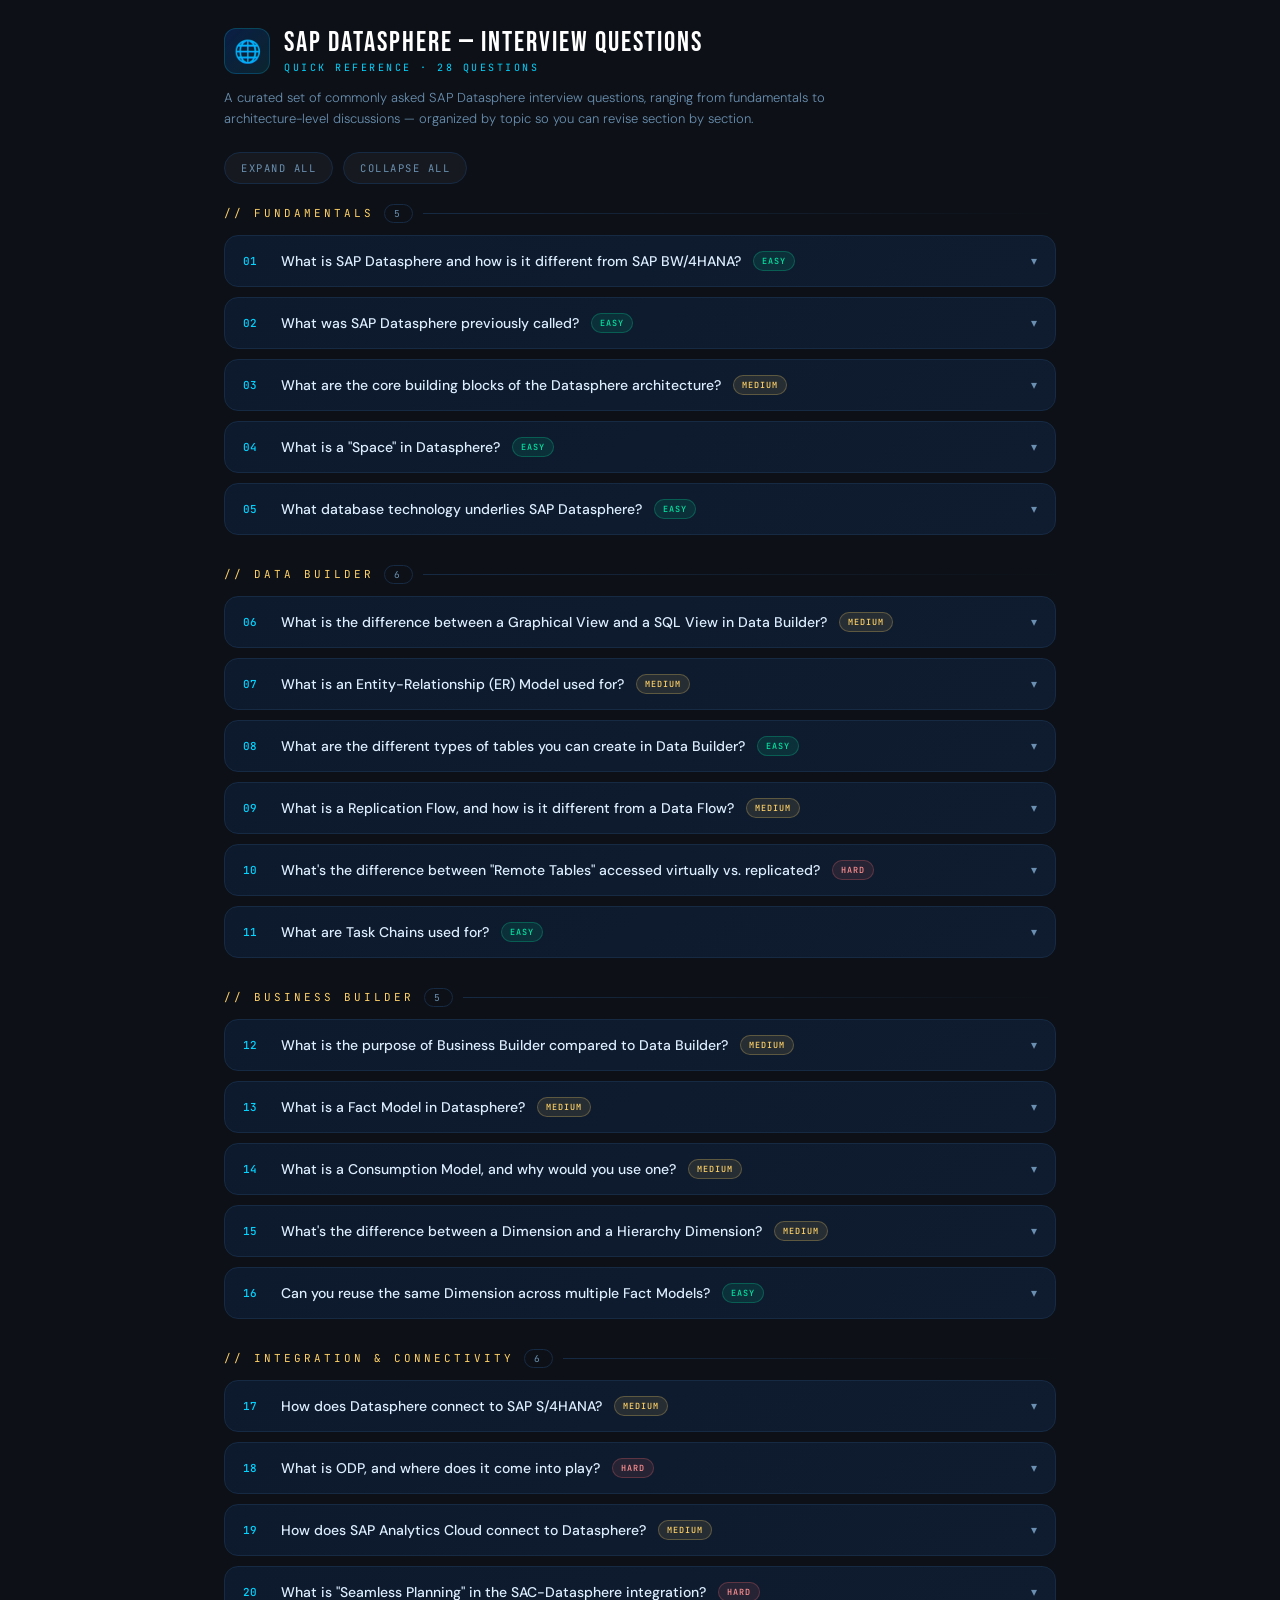
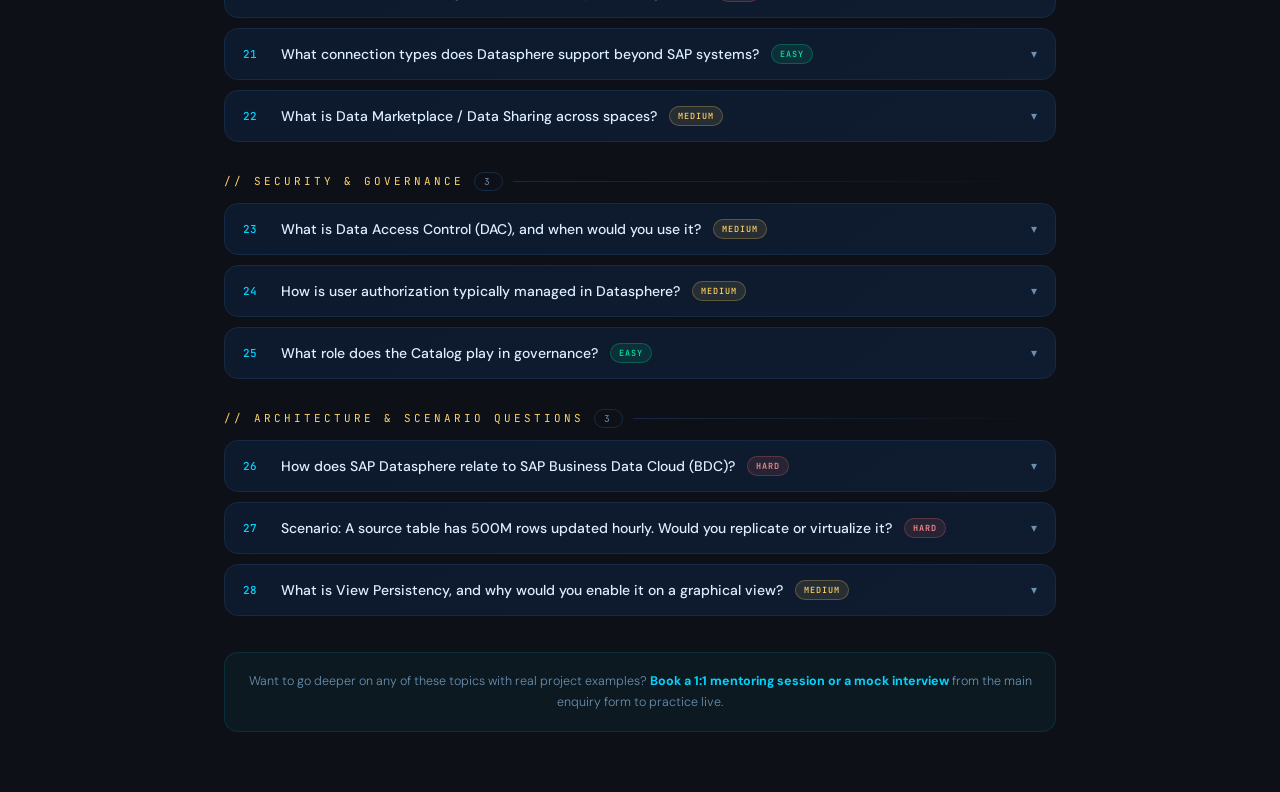
<file: Refs/datasphere_interview_prep.html>
<!doctype html>
<html lang="en">
  <head>
    <meta charset="UTF-8" />
    <meta name="viewport" content="width=device-width, initial-scale=1.0" />
    <title>SAP Datasphere — Interview Questions</title>
    <link
      href="https://fonts.googleapis.com/css2?family=Bebas+Neue&family=DM+Sans:ital,wght@0,300;0,400;0,500;0,700&family=JetBrains+Mono:wght@400;700&display=swap"
      rel="stylesheet"
    />
    <style>
      :root {
        --bg: #0d1117;
        --card: #0d1a2e;
        --surface: #0f1c30;
        --border: #162a44;
        --accent: #00d4ff;
        --accent2: #0057ff;
        --green: #00e5a0;
        --gold: #ffd166;
        --text: #ddeeff;
        --muted: #6a8fb0;
      }
      * {
        box-sizing: border-box;
        margin: 0;
        padding: 0;
      }
      body {
        background: var(--bg);
        color: var(--text);
        font-family: "DM Sans", sans-serif;
        padding: 28px 24px 60px;
        max-width: 880px;
        margin: 0 auto;
      }

      .ref-header {
        display: flex;
        align-items: center;
        gap: 14px;
        margin-bottom: 6px;
      }
      .ref-icon {
        width: 46px;
        height: 46px;
        border-radius: 12px;
        background: linear-gradient(
          135deg,
          rgba(0, 87, 255, 0.2),
          rgba(0, 212, 255, 0.1)
        );
        border: 1px solid rgba(0, 212, 255, 0.2);
        display: flex;
        align-items: center;
        justify-content: center;
        font-size: 22px;
        flex-shrink: 0;
      }
      .ref-title {
        font-family: "Bebas Neue", sans-serif;
        font-size: 28px;
        letter-spacing: 2px;
        color: #fff;
        line-height: 1;
      }
      .ref-tag {
        font-family: "JetBrains Mono", monospace;
        font-size: 10px;
        letter-spacing: 2.5px;
        text-transform: uppercase;
        color: var(--accent);
        margin-top: 4px;
      }
      .ref-sub {
        font-size: 13px;
        color: var(--muted);
        font-weight: 300;
        line-height: 1.6;
        margin: 14px 0 22px;
        max-width: 640px;
      }

      .toolbar {
        display: flex;
        gap: 10px;
        margin-bottom: 20px;
        flex-wrap: wrap;
      }
      .toolbar button {
        background: rgba(255, 255, 255, 0.04);
        border: 1px solid var(--border);
        color: var(--muted);
        font-family: "JetBrains Mono", monospace;
        font-size: 10.5px;
        letter-spacing: 1.5px;
        text-transform: uppercase;
        padding: 8px 16px;
        border-radius: 20px;
        cursor: pointer;
        transition: all 0.2s ease;
      }
      .toolbar button:hover {
        border-color: rgba(0, 212, 255, 0.35);
        color: var(--text);
        background: rgba(0, 212, 255, 0.06);
      }

      .cat-block {
        margin-bottom: 30px;
      }
      .cat-label {
        display: flex;
        align-items: center;
        gap: 10px;
        font-family: "JetBrains Mono", monospace;
        font-size: 11px;
        letter-spacing: 3px;
        text-transform: uppercase;
        color: var(--gold);
        margin-bottom: 12px;
      }
      .cat-label::after {
        content: "";
        flex: 1;
        height: 1px;
        background: linear-gradient(90deg, var(--border), transparent);
      }
      .cat-count {
        font-family: "JetBrains Mono", monospace;
        font-size: 9.5px;
        color: var(--muted);
        border: 1px solid var(--border);
        border-radius: 20px;
        padding: 2px 9px;
      }

      details.qa {
        background: linear-gradient(145deg, var(--card), var(--surface));
        border: 1px solid var(--border);
        border-radius: 14px;
        margin-bottom: 10px;
        overflow: hidden;
        transition: border-color 0.2s ease;
      }
      details.qa[open] {
        border-color: rgba(0, 212, 255, 0.3);
      }
      details.qa summary {
        list-style: none;
        cursor: pointer;
        padding: 15px 18px;
        display: flex;
        align-items: center;
        gap: 12px;
        font-size: 14px;
        font-weight: 500;
        color: var(--text);
      }
      details.qa summary::-webkit-details-marker {
        display: none;
      }
      .qa-num {
        font-family: "JetBrains Mono", monospace;
        font-size: 11px;
        color: var(--accent);
        flex-shrink: 0;
        width: 26px;
      }
      .qa-chevron {
        margin-left: auto;
        color: var(--muted);
        transition: transform 0.25s ease;
        flex-shrink: 0;
        font-size: 12px;
      }
      details.qa[open] .qa-chevron {
        transform: rotate(180deg);
        color: var(--accent);
      }
      .qa-answer {
        padding: 0 18px 18px 56px;
        font-size: 13.5px;
        color: var(--muted);
        font-weight: 300;
        line-height: 1.75;
      }
      .qa-answer strong {
        color: var(--text);
        font-weight: 500;
      }
      .qa-answer code {
        background: rgba(255, 255, 255, 0.06);
        border: 1px solid rgba(255, 255, 255, 0.08);
        border-radius: 5px;
        padding: 1px 6px;
        font-family: "JetBrains Mono", monospace;
        font-size: 12px;
        color: var(--accent);
      }
      .qa-answer ul {
        margin: 8px 0 0 18px;
      }
      .qa-answer li {
        margin-bottom: 4px;
      }

      .diff {
        font-family: "JetBrains Mono", monospace;
        font-size: 8.5px;
        letter-spacing: 1px;
        text-transform: uppercase;
        padding: 3px 8px;
        border-radius: 20px;
        flex-shrink: 0;
      }
      .diff.easy {
        background: rgba(0, 229, 160, 0.1);
        color: var(--green);
        border: 1px solid rgba(0, 229, 160, 0.25);
      }
      .diff.med {
        background: rgba(255, 209, 102, 0.1);
        color: var(--gold);
        border: 1px solid rgba(255, 209, 102, 0.25);
      }
      .diff.hard {
        background: rgba(255, 107, 107, 0.1);
        color: #ff8f8f;
        border: 1px solid rgba(255, 107, 107, 0.25);
      }

      .ref-footer {
        margin-top: 36px;
        padding: 18px 20px;
        background: rgba(0, 212, 255, 0.04);
        border: 1px solid rgba(0, 212, 255, 0.12);
        border-radius: 14px;
        font-size: 12.5px;
        color: var(--muted);
        font-weight: 300;
        line-height: 1.7;
        text-align: center;
      }
      .ref-footer strong {
        color: var(--accent);
      }
    </style>
  </head>
  <body>
    <div class="ref-header">
      <div class="ref-icon">🌐</div>
      <div>
        <div class="ref-title">SAP Datasphere — Interview Questions</div>
        <div class="ref-tag">Quick Reference · 28 Questions</div>
      </div>
    </div>
    <p class="ref-sub">
      A curated set of commonly asked SAP Datasphere interview questions,
      ranging from fundamentals to architecture-level discussions — organized
      by topic so you can revise section by section.
    </p>

    <div class="toolbar">
      <button onclick="toggleAll(true)">Expand All</button>
      <button onclick="toggleAll(false)">Collapse All</button>
    </div>

    <!-- FUNDAMENTALS -->
    <div class="cat-block">
      <div class="cat-label">// Fundamentals <span class="cat-count">5</span></div>

      <details class="qa">
        <summary><span class="qa-num">01</span>What is SAP Datasphere and how is it different from SAP BW/4HANA?<span class="diff easy">Easy</span><span class="qa-chevron">▾</span></summary>
        <div class="qa-answer">
          SAP Datasphere is a cloud-native <strong>data management and data warehousing</strong> platform built on SAP HANA Cloud. It provides data integration, cataloging, semantic modeling, and virtualized access across SAP and non-SAP sources without necessarily moving all data physically.
          <br /><br />
          Compared to <strong>BW/4HANA</strong>, which is a traditional, more rigid enterprise data warehouse focused on structured, governed InfoProviders and process chains, Datasphere is lighter-weight, cloud-first, favors virtualization over heavy staging, and integrates natively with SAP Analytics Cloud, S/4HANA, and non-SAP tools like Databricks.
        </div>
      </details>

      <details class="qa">
        <summary><span class="qa-num">02</span>What was SAP Datasphere previously called?<span class="diff easy">Easy</span><span class="qa-chevron">▾</span></summary>
        <div class="qa-answer">
          It was originally launched as <strong>SAP Data Warehouse Cloud (DWC)</strong> and was rebranded to SAP Datasphere in 2023, alongside an expanded scope covering data cataloging, data marketplace, and open data ecosystem integration (e.g., Databricks partnership).
        </div>
      </details>

      <details class="qa">
        <summary><span class="qa-num">03</span>What are the core building blocks of the Datasphere architecture?<span class="diff med">Medium</span><span class="qa-chevron">▾</span></summary>
        <div class="qa-answer">
          The main components are:
          <ul>
            <li><strong>Spaces</strong> — isolated tenants of storage, compute, and permissions</li>
            <li><strong>Data Builder</strong> — for tables, views, and data flows</li>
            <li><strong>Business Builder</strong> — for semantic, business-friendly models</li>
            <li><strong>Connections</strong> — for source system connectivity</li>
            <li><strong>Data Integration Monitor</strong> — for replication flow and task chain monitoring</li>
            <li><strong>Catalog</strong> — for metadata governance and data discovery</li>
          </ul>
        </div>
      </details>

      <details class="qa">
        <summary><span class="qa-num">04</span>What is a "Space" in Datasphere?<span class="diff easy">Easy</span><span class="qa-chevron">▾</span></summary>
        <div class="qa-answer">
          A Space is a secure, logically isolated container within a Datasphere tenant that has its own storage allocation, compute resources, users, and connections. Spaces are typically used to separate teams, departments, or projects (e.g., Finance Space vs. Sales Space), and data sharing between spaces is explicit and controlled.
        </div>
      </details>

      <details class="qa">
        <summary><span class="qa-num">05</span>What database technology underlies SAP Datasphere?<span class="diff easy">Easy</span><span class="qa-chevron">▾</span></summary>
        <div class="qa-answer">
          Datasphere runs on <strong>SAP HANA Cloud</strong>, giving it in-memory columnar processing, and it also supports federated access to open data lake formats via <strong>Data Lake</strong> and partner integrations such as Databricks.
        </div>
      </details>
    </div>

    <!-- DATA BUILDER -->
    <div class="cat-block">
      <div class="cat-label">// Data Builder <span class="cat-count">6</span></div>

      <details class="qa">
        <summary><span class="qa-num">06</span>What is the difference between a Graphical View and a SQL View in Data Builder?<span class="diff med">Medium</span><span class="qa-chevron">▾</span></summary>
        <div class="qa-answer">
          A <strong>Graphical View</strong> is built using a drag-and-drop canvas with nodes (join, union, aggregation, projection, etc.) — it's easier to maintain and self-documenting. A <strong>SQL View</strong> is written directly in SQL, offering more flexibility for complex logic (window functions, subqueries) but is harder to visualize and maintain for non-technical users.
        </div>
      </details>

      <details class="qa">
        <summary><span class="qa-num">07</span>What is an Entity-Relationship (ER) Model used for?<span class="diff med">Medium</span><span class="qa-chevron">▾</span></summary>
        <div class="qa-answer">
          An ER Model lets you visually define relationships (associations) between multiple tables or views — similar to a data model diagram. It's primarily a design/documentation tool that helps you understand table cardinalities before building consumption or analytic models on top.
        </div>
      </details>

      <details class="qa">
        <summary><span class="qa-num">08</span>What are the different types of tables you can create in Data Builder?<span class="diff easy">Easy</span><span class="qa-chevron">▾</span></summary>
        <div class="qa-answer">
          You can create <strong>Local Tables</strong> (native to Datasphere, editable and used for staging or manual entry) and <strong>Remote Tables</strong> (pointers to source-system tables via a connection, which can be either virtualized or replicated).
        </div>
      </details>

      <details class="qa">
        <summary><span class="qa-num">09</span>What is a Replication Flow, and how is it different from a Data Flow?<span class="diff med">Medium</span><span class="qa-chevron">▾</span></summary>
        <div class="qa-answer">
          A <strong>Replication Flow</strong> moves data (often at scale, including delta/CDC changes) from a source connection into Datasphere with minimal transformation — think bulk load / sync. A <strong>Data Flow</strong> is used for more complex ETL-style transformations (joins, script nodes, cleansing) as data moves from source to target, typically at a smaller/more curated scale.
        </div>
      </details>

      <details class="qa">
        <summary><span class="qa-num">10</span>What's the difference between "Remote Tables" accessed virtually vs. replicated?<span class="diff hard">Hard</span><span class="qa-chevron">▾</span></summary>
        <div class="qa-answer">
          <strong>Virtual access</strong> means Datasphere queries the source system live, in real time, with no data physically stored — good for freshness but dependent on source performance and network latency. <strong>Replication</strong> physically copies the data into Datasphere's storage (Snapshot or Real-Time with change data capture), improving query performance at the cost of storage and a refresh/sync cadence.
        </div>
      </details>

      <details class="qa">
        <summary><span class="qa-num">11</span>What are Task Chains used for?<span class="diff easy">Easy</span><span class="qa-chevron">▾</span></summary>
        <div class="qa-answer">
          Task Chains orchestrate a sequence of operations — like triggering data flows, replication flows, view persistency refreshes, or even other task chains — in a defined order, optionally on a schedule. They're the Datasphere equivalent of BW process chains.
        </div>
      </details>
    </div>

    <!-- BUSINESS BUILDER -->
    <div class="cat-block">
      <div class="cat-label">// Business Builder <span class="cat-count">5</span></div>

      <details class="qa">
        <summary><span class="qa-num">12</span>What is the purpose of Business Builder compared to Data Builder?<span class="diff med">Medium</span><span class="qa-chevron">▾</span></summary>
        <div class="qa-answer">
          <strong>Data Builder</strong> is more technical — it deals with raw tables, joins, and transformations. <strong>Business Builder</strong> sits a layer above it and lets business users define semantically rich objects: Dimensions, Hierarchies, Fact Models, and Consumption Models — the layer that's exposed for reporting and planning in tools like SAP Analytics Cloud.
        </div>
      </details>

      <details class="qa">
        <summary><span class="qa-num">13</span>What is a Fact Model in Datasphere?<span class="diff med">Medium</span><span class="qa-chevron">▾</span></summary>
        <div class="qa-answer">
          A Fact Model defines measures (e.g., Revenue, Quantity) and associates them with dimensions (e.g., Time, Product, Customer) — conceptually similar to a star schema's fact table, but modeled semantically rather than as a physical join.
        </div>
      </details>

      <details class="qa">
        <summary><span class="qa-num">14</span>What is a Consumption Model, and why would you use one?<span class="diff med">Medium</span><span class="qa-chevron">▾</span></summary>
        <div class="qa-answer">
          A Consumption Model combines one or more Fact Models with associated dimensions into a single, reporting-ready model that's exposed to consuming tools (like SAC) as an OData or analytic service. It lets you control exactly which fields, measures, and hierarchies are surfaced to end users.
        </div>
      </details>

      <details class="qa">
        <summary><span class="qa-num">15</span>What's the difference between a Dimension and a Hierarchy Dimension?<span class="diff med">Medium</span><span class="qa-chevron">▾</span></summary>
        <div class="qa-answer">
          A standard Dimension holds descriptive attributes for a business entity (e.g., Product ID, Product Name). A <strong>Hierarchy Dimension</strong> additionally defines parent-child or level-based relationships (e.g., Region → Country → City), enabling drill-down analysis in reporting tools.
        </div>
      </details>

      <details class="qa">
        <summary><span class="qa-num">16</span>Can you reuse the same Dimension across multiple Fact Models?<span class="diff easy">Easy</span><span class="qa-chevron">▾</span></summary>
        <div class="qa-answer">
          Yes — this is one of the key benefits of Business Builder. Dimensions like "Time" or "Cost Center" can be built once and shared across many Fact Models and Consumption Models, ensuring consistency (a conformed-dimension approach).
        </div>
      </details>
    </div>

    <!-- INTEGRATION & CONNECTIVITY -->
    <div class="cat-block">
      <div class="cat-label">// Integration & Connectivity <span class="cat-count">6</span></div>

      <details class="qa">
        <summary><span class="qa-num">17</span>How does Datasphere connect to SAP S/4HANA?<span class="diff med">Medium</span><span class="qa-chevron">▾</span></summary>
        <div class="qa-answer">
          Typically via <strong>ABAP CDS Views</strong> exposed through an SAP-managed connection type, or via <strong>OData services</strong>. CDS Views (especially those with <code>@Analytics.dataCategory</code> annotations) can be consumed directly as remote tables, preserving associations and hierarchies where possible.
        </div>
      </details>

      <details class="qa">
        <summary><span class="qa-num">18</span>What is ODP, and where does it come into play?<span class="diff hard">Hard</span><span class="qa-chevron">▾</span></summary>
        <div class="qa-answer">
          <strong>ODP (Operational Data Provisioning)</strong> is an SAP framework that provides delta-enabled extraction from ABAP-based sources (like extractors, CDS views). Datasphere replication flows can use ODP-based connections to pull both full loads and incremental/delta changes efficiently from S/4HANA or BW systems.
        </div>
      </details>

      <details class="qa">
        <summary><span class="qa-num">19</span>How does SAP Analytics Cloud connect to Datasphere?<span class="diff med">Medium</span><span class="qa-chevron">▾</span></summary>
        <div class="qa-answer">
          SAC connects via a <strong>Live Data Connection</strong> for real-time query pass-through (no data duplication, good for large/live data) or an <strong>Import Connection</strong> that copies data into SAC's in-memory model (better performance for planning, but requires refresh). Datasphere's "SAC Model Import" and "Seamless Planning" features are also built on top of this integration.
        </div>
      </details>

      <details class="qa">
        <summary><span class="qa-num">20</span>What is "Seamless Planning" in the SAC-Datasphere integration?<span class="diff hard">Hard</span><span class="qa-chevron">▾</span></summary>
        <div class="qa-answer">
          Seamless Planning lets SAC planning models write back private/planning-relevant data directly into a Datasphere space, keeping the "single source of truth" in Datasphere rather than duplicating actuals and plan data separately in SAC — reducing data replication and reconciliation effort.
        </div>
      </details>

      <details class="qa">
        <summary><span class="qa-num">21</span>What connection types does Datasphere support beyond SAP systems?<span class="diff easy">Easy</span><span class="qa-chevron">▾</span></summary>
        <div class="qa-answer">
          Datasphere supports a broad connector catalog including generic <strong>OData</strong>, <strong>JDBC/ODBC</strong>, <strong>cloud storage</strong> (Amazon S3, Azure Data Lake, Google Cloud Storage), <strong>Databricks</strong>, and other databases (e.g., Snowflake, Google BigQuery via partner connectors) — supporting a genuinely open, multi-cloud data landscape.
        </div>
      </details>

      <details class="qa">
        <summary><span class="qa-num">22</span>What is Data Marketplace / Data Sharing across spaces?<span class="diff med">Medium</span><span class="qa-chevron">▾</span></summary>
        <div class="qa-answer">
          <strong>Cross-space sharing</strong> lets one Space expose objects (tables/views) to another Space within the same tenant. <strong>Data Marketplace</strong> extends this concept further, allowing organizations to publish or consume curated third-party datasets directly into their Datasphere landscape.
        </div>
      </details>
    </div>

    <!-- SECURITY & GOVERNANCE -->
    <div class="cat-block">
      <div class="cat-label">// Security & Governance <span class="cat-count">3</span></div>

      <details class="qa">
        <summary><span class="qa-num">23</span>What is Data Access Control (DAC), and when would you use it?<span class="diff med">Medium</span><span class="qa-chevron">▾</span></summary>
        <div class="qa-answer">
          A Data Access Control is a reusable row-level security rule (e.g., restrict by Region or Cost Center) that can be applied across multiple views/models, so users only see data relevant to their role — without duplicating the logic in every model.
        </div>
      </details>

      <details class="qa">
        <summary><span class="qa-num">24</span>How is user authorization typically managed in Datasphere?<span class="diff med">Medium</span><span class="qa-chevron">▾</span></summary>
        <div class="qa-answer">
          Through a combination of <strong>Space-level roles/permissions</strong> (who can access a Space and what they can do — model, view, admin) and <strong>object-level Data Access Controls</strong> for row-level restrictions, often integrated with an identity provider via SAML/SSO.
        </div>
      </details>

      <details class="qa">
        <summary><span class="qa-num">25</span>What role does the Catalog play in governance?<span class="diff easy">Easy</span><span class="qa-chevron">▾</span></summary>
        <div class="qa-answer">
          The Catalog indexes metadata across spaces — glossary terms, data lineage, tags, and quality metrics — so users and admins can discover trustworthy data assets and understand where data originates and how it's transformed, supporting compliance and self-service.
        </div>
      </details>
    </div>

    <!-- ARCHITECTURE & SCENARIOS -->
    <div class="cat-block">
      <div class="cat-label">// Architecture & Scenario Questions <span class="cat-count">3</span></div>

      <details class="qa">
        <summary><span class="qa-num">26</span>How does SAP Datasphere relate to SAP Business Data Cloud (BDC)?<span class="diff hard">Hard</span><span class="qa-chevron">▾</span></summary>
        <div class="qa-answer">
          SAP BDC is positioned as a broader, unified data fabric layer that sits above and connects Datasphere, SAC, and other SAP/non-SAP data products — Datasphere remains the modeling and integration engine underneath, while BDC focuses on cross-application data products, harmonized business data, and AI (Joule) readiness at an enterprise-wide scale.
        </div>
      </details>

      <details class="qa">
        <summary><span class="qa-num">27</span>Scenario: A source table has 500M rows updated hourly. Would you replicate or virtualize it?<span class="diff hard">Hard</span><span class="qa-chevron">▾</span></summary>
        <div class="qa-answer">
          Generally you'd favor <strong>replication with real-time/CDC</strong> here, since virtualizing a query against 500M rows hourly would put heavy repeated load on the source system and hurt query latency. Replication with delta capture keeps a performant local copy in Datasphere while still reflecting near-real-time changes. The trade-off is the extra storage cost and monitoring the replication flow's health.
        </div>
      </details>

      <details class="qa">
        <summary><span class="qa-num">28</span>What is View Persistency, and why would you enable it on a graphical view?<span class="diff med">Medium</span><span class="qa-chevron">▾</span></summary>
        <div class="qa-answer">
          By default, views compute results on the fly when queried. <strong>View Persistency</strong> lets you materialize (snapshot) the view's output into storage on a schedule, which dramatically improves query performance for complex, frequently-accessed views at the cost of data freshness between refresh runs.
        </div>
      </details>
    </div>

    <div class="ref-footer">
      Want to go deeper on any of these topics with real project examples?
      <strong>Book a 1:1 mentoring session or a mock interview</strong> from
      the main enquiry form to practice live.
    </div>

    <script>
      function toggleAll(open) {
        document.querySelectorAll("details.qa").forEach(function (d) {
          d.open = open;
        });
      }
    </script>
  </body>
</html>
</file>
